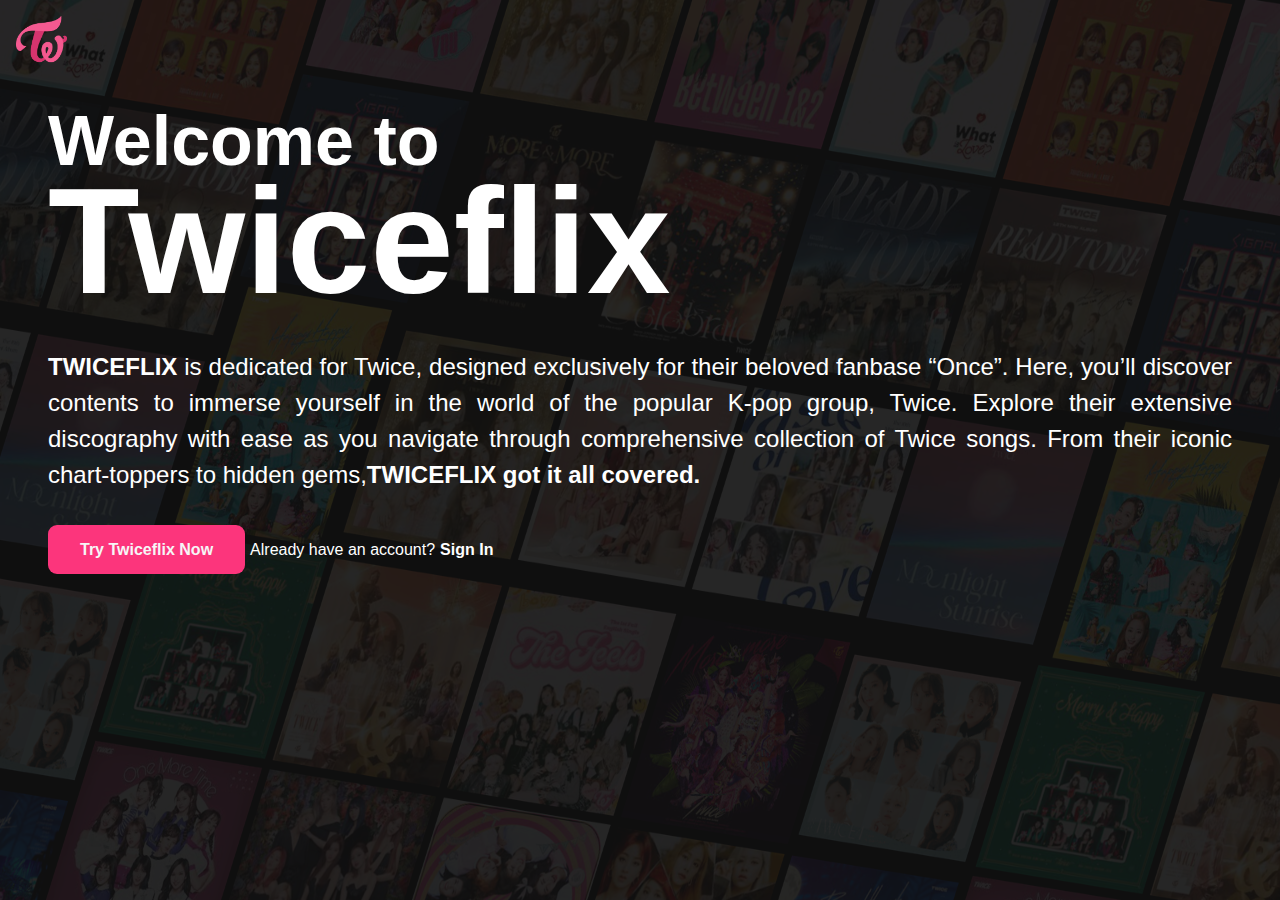
<file: INDEX.html>
<!doctype html>
<html>
<head>
    <meta charset="UTF-8">
    <meta name="viewport" content="width=device-width, initial-scale=1.0">
    <title>Welcome to Twiceflix</title>
<link href="CSS STYLESHEET FOR INDEX.css" rel="stylesheet" type="text/css">
</head>
<body>
    <header>
		<div id="index-bg" class="index-bg">
		<img class="index-bg" src="TW BG.png" alt="TW BG">
	</div>
        <nav class="container">
            <div class="logo-box">
                <a href="#" target="_blank"><img src="TWICEFLIX LOGO2.png" alt="" class="logo">
                </a>
			</div>
        </nav>
        <div class="header-container">
            <div class="hdr-container-left">
                <h1>Welcome to</h1>
                <h3>Twiceflix</h3>
                <p>
                    <strong>TWICEFLIX</strong> is dedicated for Twice, designed exclusively for their beloved fanbase “Once”. Here, you’ll discover contents to immerse yourself in the world of the popular K-pop group, Twice. Explore their extensive discography with ease as you navigate through comprehensive collection of Twice songs. From their iconic chart-toppers to hidden gems,<strong>TWICEFLIX got it all covered.</strong>
                </p>
                <a href="SIGN UP PAGE.html" class="btn">Try Twiceflix Now</a><a href="SIGN UP PAGE.html" class="Sign-in">Already have an account?</a><a class="Sign-in2" href="LOGIN PAGE.html">Sign In</a>
            </div>
        </div>
    </header>
</body>
</html>
</file>
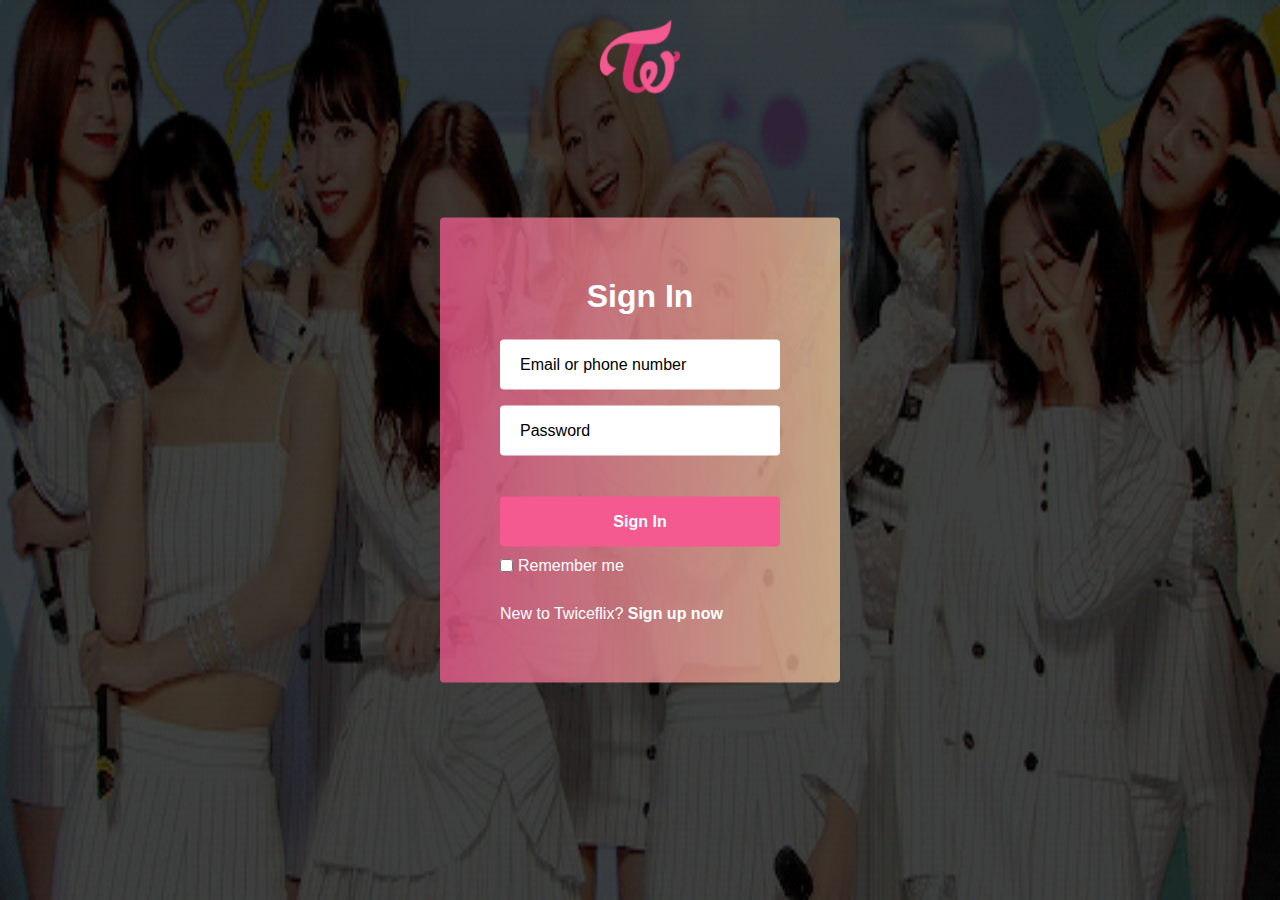
<file: LOGIN PAGE.html>
<!doctype html>
<html>
<head>
<meta name="viewport" content="width=device-width, initial-scale=1.0" />
<title>Login</title>
<link href="CSS STYLESHEET FOR LOGIN PAGE.css" rel="stylesheet" type="text/css">
</head>

<body class="A">
	<div id="TW_" class="TW_">
    <img class="TW" src="TWICEFLIX LOGO2.png" alt=""/>
    </div>
	<div id="background_img" class="background_img">
		<img class="background_img" src="Twice_vcr.gif" alt="TW BG">
	</div>
	<div class="form-box">
	 <div class="form-wrapper">
        <h2>Sign In</h2>
		 <form action="#">
            <div class="form-control">
                <input type="text" required>
                <label>Email or phone number</label>
            </div>
            <div class="form-control">
                <input type="password" required>
                <label>Password</label>
            </div>
			<a> <button type="submit" formaction="HOME.html"><strong>Sign In </strong></button> 
			</a>
            <div class="form-help"> 
                <div class="remember-me">
                    <input type="checkbox" id="remember-me">
                    <label for="remember-me">Remember me</label> 
                </div>
            </div>
        </form>
		 <div>
        <p>New to Twiceflix? <a href="SIGN UP PAGE.html"><strong>Sign up now</strong></a></p>
    </div>
</body>
</html>
</file>
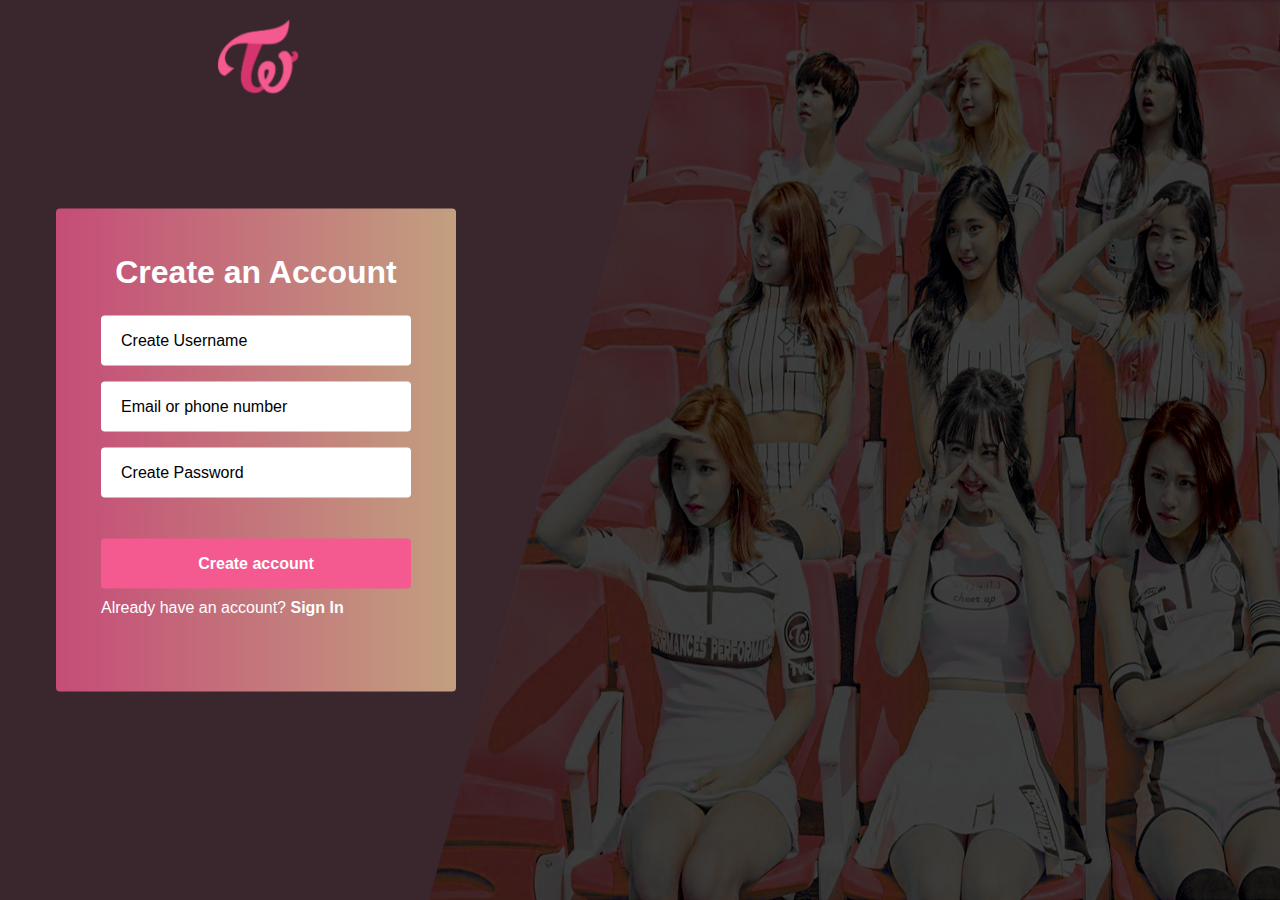
<file: SIGN UP PAGE.html>
<!doctype html>
<html>
<head>
<meta name="viewport" content="width=device-width, initial-scale=1.0" />
<title>Sign Up</title>
<link href="CSS STYLESHEET FOR SIGN-UP PAGE.css" rel="stylesheet" type="text/css">
</head>

<body class="A">
	<div id="TW_" class="TW_">
    <img class="TW" src="TWICEFLIX LOGO2.png" alt=""/>
    </div>
	<div id="background_img" class="background_img">
		<img class="background_img" src="TW BG2a.jpg.png" alt="TW BG">
	</div>
	<div class="form-box">
	 <div class="form-wrapper">
        <h2>Create an Account</h2>
		 <form action="#">
			 <div class="form-control">
                <input type="text" required>
                <label>Create Username</label>
            </div>
            <div class="form-control">
                <input type="text" required>
                <label>Email or phone number</label>
            </div>
            <div class="form-control">
                <input type="password" required>
                <label>Create Password</label>
            </div>
			<a> <button type="submit" formaction="HOME.html"><strong>Create account </strong></button> 
			</a>
			 <div>
        <p>Already have an account? <a href="LOGIN PAGE.html"><strong>Sign In</strong></a></p>
    </div>
            </div>
        </form>
</body>
</html>
</file>
<file: CSS STYLESHEET FOR INDEX.css>
* {
    margin: 0;
    padding: 0;
    box-sizing: border-box;
}

body {
    font-family: 'Inter', sans-serif;
	background-color: #111111;
	color:#fff;
}
.index-bg{
	min-height: 100%;
	min-width: 100%;
}
.index-bg{
	background-size: cover;
    display: block;
    height: 100%;
    min-height: 100vh;
    overflow: hidden;
    position: absolute;
    width: 100%;
    z-index: -1;
	opacity: .3;
}

.container {
    display: flex;
    justify-content:flex-start;
}
.logo {
    height: 48px;
}

.logo:hover {
    opacity: 0.7;
}

header {
    height: 100vh;
}

nav {
    font-size: 20px;
    font-weight: 700;
    display:contents;
    justify-content:flex-start;
    padding: 1rem 1rem ;
}

h1 {
    font-size: 70px;
}

h3 {
	font-size: 150px;
	line-height: 0.8;
}

p {
    font-size: 1.5rem;
    line-height: 1.5;
    margin: 3rem 0 3rem;
	text-align: justify;
}

.btn:link, .btn:visited {
    font-size: 16px;
    font-weight: 600;
    background-color: #fc357c;
    color: #f6f6f6;
    text-decoration: none;
    padding: 1rem 2rem;
    border-radius: 9px;
}

.btn:link:hover, .btn:visited:hover {
    background-color: #DD0351;
}
.Sign-in{
	margin-left: 5px;
	text-decoration: none;
	color: #fff;
}
.Sign-in2{
	margin-left: 5px;
	text-decoration: none;
	color: #fff;
	font-weight: 600;
}
.Sign-in2:hover{
	color:#DD0351;
}

.header-container {
    display: flex;
    margin-top: 1rem;
    padding: 0 3rem ;
}
</file>
<file: CSS STYLESHEET FOR LOGIN PAGE.css>
* {
  margin: 0;
  box-sizing: border-box;
}
/* LOGIN PAGE */
.A {
  background-color: #111;
}
.TW {
  width: 80px;
  object-fit: contain;
  margin-left: auto;
  margin-right: auto;
}

.background_img{
	min-height: 100%;
	min-width: 100%;
}
.background_img{
	background-size: cover;
    display: block;
    height: 100%;
    min-height: 100vh;
    overflow: hidden;
    position: absolute;
    width: 100%;
    z-index: -1;
	opacity: .5;
}
.TW_ {
  position: fixed;
  top: 0;
  width: 100%;
  display: flex;
  justify-content: space-between;
  padding: 20px;
  z-index: 1;
}

.BG__black {
  background-color: #111;
}
.form-wrapper {
    margin: 0;
    padding: 0;
    box-sizing: border-box;
    font-family: 'Roboto', sans-serif;
}
.A {
    background: #000;
}
.A::before {
    content: "";
    position: absolute;
    left: 0;
    top: 0;
    opacity: 0.5;
    width: 100%;
    height: 100%;
    background-position: center;
}
nav {
    position: fixed;
    padding: 25px 60px;
    z-index: 1;
}
nav a img {
    width: 167px;
}
.form-wrapper {
    position: absolute;
    left: 50%;
    top: 50%;
    border-radius: 4px;
    padding: 60px;
    width: 400px;
    transform: translate(-50%, -50%);
    background: linear-gradient(to right, rgba(244, 89, 144, .75), rgba(240, 200, 155, .75));
}
.form-wrapper h2 {
    color: #fff;
    font-size: 2rem;
	text-align: center;
}
.form-wrapper form {
    margin: 25px 0 30px;
}
form .form-control {
    height: 50px;
    position: relative;
    margin-bottom: 16px;
}
.form-control input {
    height: 100%;
    width: 100%;
    background: #FFFFFF;
    border: none;
    outline: none;
    border-radius: 4px;
    color: #000;
    font-size: 1rem;
    padding: 0 20px;
}
.form-control input{
    background: #fff;
    padding: 16px 20px 0;
}
.form-control label {
    position: absolute;
    left: 20px;
    top: 50%;
    transform: translateY(-50%);
    font-size: 1rem;
    pointer-events: none;
    color: linear-gradient(to right, rgba(255,0,0,0), rgba(255,0,0,1));
    transition: all 0.1s ease;
}
.form-control input:is(:focus, :valid)~label {
    font-size: 0.75rem;
    transform: translateY(-130%);
}
form button {
    width: 100%;
    padding: 16px 0;
    font-size: 1rem;
    background: #f45990;
    color: #fff;
    font-weight: 500;
    border-radius: 4px;
    border: none;
    outline: none;
    margin: 25px 0 10px;
    cursor: pointer;
    transition: 0.1s ease;
}
form button:hover {
    background: #fc357c;
}
.form-wrapper a {
    text-decoration: none;
}
.form-wrapper a:hover{
	color:#DD0351;
}
form .form-help {
    display: flex;
    justify-content: space-between;
}
form .remember-me {
    display: flex;
    color: #ffffff;
}
form .remember-me input {
    margin-right: 5px;
    accent-color: #000000;
}
.form-wrapper p{
    color: #ffffff;
}
.form-wrapper p a {
    color: #fff;
	cursor: pointer;
}
.form-wrapper small {
    display: block;
    margin-top: 15px;
    color: #000000;
}
.form-wrapper small a {
    color: #0071eb;
    }
@media (max-width: 740px) {
    .A::before {
        display: none;
	}
    nav, .form-wrapper {
        padding: 20px;
    }
    nav a img {
        width: 140px;
    }
    .form-wrapper {
        width: 100%;
        top: 43%;
    }
    .form-wrapper form {
        margin: 25px 0 40px;
	}
</file>
<file: CSS STYLESHEET FOR SIGN-UP PAGE.css>
* {
  margin: 0;
  box-sizing: border-box;
}
/* Sign up Page */
.A {
  background-color: #111;
}
.TW {
  width: 80px;
  object-fit: contain;
  margin-left: 16%;
  margin-right: auto;
}

.background_img{
	min-height: 100%;
	min-width: 100%;
}
.background_img{
	background-size: cover;
    display: block;
    height: 100%;
    min-height: 100vh;
    overflow: hidden;
    position: absolute;
    width: 100%;
    z-index: -1;
	opacity: .5;
}
.TW_ {
  position: fixed;
  top: 0;
  width: 100%;
  display: flex;
  justify-content: space-between;
  padding: 20px;
  z-index: 1;
}

.BG__black {
  background-color: #111;
}
.form-wrapper {
    margin-left: 0;
    padding: 0;
    box-sizing: border-box;
    font-family: 'Roboto', sans-serif;
}
.A {
    background: #000;
}
.A::before {
    content: "";
    position: absolute;
    left: 0;
    top: 0;
    opacity: 0.5;
    width: 100%;
    height: 100%;
    background-position: center;
}
nav {
    position: fixed;
    padding: 25px 60px;
    z-index: 1;
}
nav a img {
    width: 167px;
}
.form-wrapper {
    position: absolute;
    left: 20%;
    top: 50%;
    border-radius: 4px;
    padding: 45px;
    width: 400px;
    transform: translate(-50%, -50%);
    background: linear-gradient(to right, rgba(244, 89, 144, .75), rgba(240, 200, 155, .75));
}
.form-wrapper h2 {
    color: #fff;
    font-size: 2rem;
	text-align: center;
}
.form-wrapper form {
    margin: 25px 0 30px;
}
form .form-control {
    height: 50px;
    position: relative;
    margin-bottom: 16px;
}
.form-control input {
    height: 100%;
    width: 100%;
    background: #FFFFFF;
    border: none;
    outline: none;
    border-radius: 4px;
    color: #000;
    font-size: 1rem;
    padding: 0 20px;
}
.form-control input{
    background: #fff;
    padding: 16px 20px 0;
}
.form-control label {
    position: absolute;
    left: 20px;
    top: 50%;
    transform: translateY(-50%);
    font-size: 1rem;
    pointer-events: none;
    color: linear-gradient(to right, rgba(255,0,0,0), rgba(255,0,0,1));
    transition: all 0.1s ease;
}
.form-control input:is(:focus, :valid)~label {
    font-size: 0.75rem;
    transform: translateY(-130%);
}
form button {
    width: 100%;
    padding: 16px 0;
    font-size: 1rem;
    background: #f45990;
    color: #fff;
    font-weight: 500;
    border-radius: 4px;
    border: none;
    outline: none;
    margin: 25px 0 10px;
    cursor: pointer;
    transition: 0.1s ease;
}
form button:hover {
    background: #fc357c;
}
.form-wrapper a {
    text-decoration: none;
}
.form-wrapper a:hover{
	color:#DD0351;
}
form .form-help {
    display: flex;
    justify-content: space-between;
}
form .remember-me {
    display: flex;
}
form .remember-me input {
    margin-right: 5px;
    accent-color: #000000;
}
.form-wrapper p {
	color:#FFFFFF;
}
.form-wrapper p a {
    color: #fff;
	cursor: pointer;
}
.form-wrapper small {
    display: block;
    margin-top: 15px;
    color: #000000;
}
.form-wrapper small a {
    color: #0071eb;
    }
@media (max-width: 740px) {
    .A::before {
        display: none;
	}
    nav, .form-wrapper {
        padding: 20px;
    }
    nav a img {
        width: 140px;
    }
    .form-wrapper {
        width: 100%;
        top: 43%;
    }
    .form-wrapper form {
        margin: 25px 0 40px;
	}
</file>
